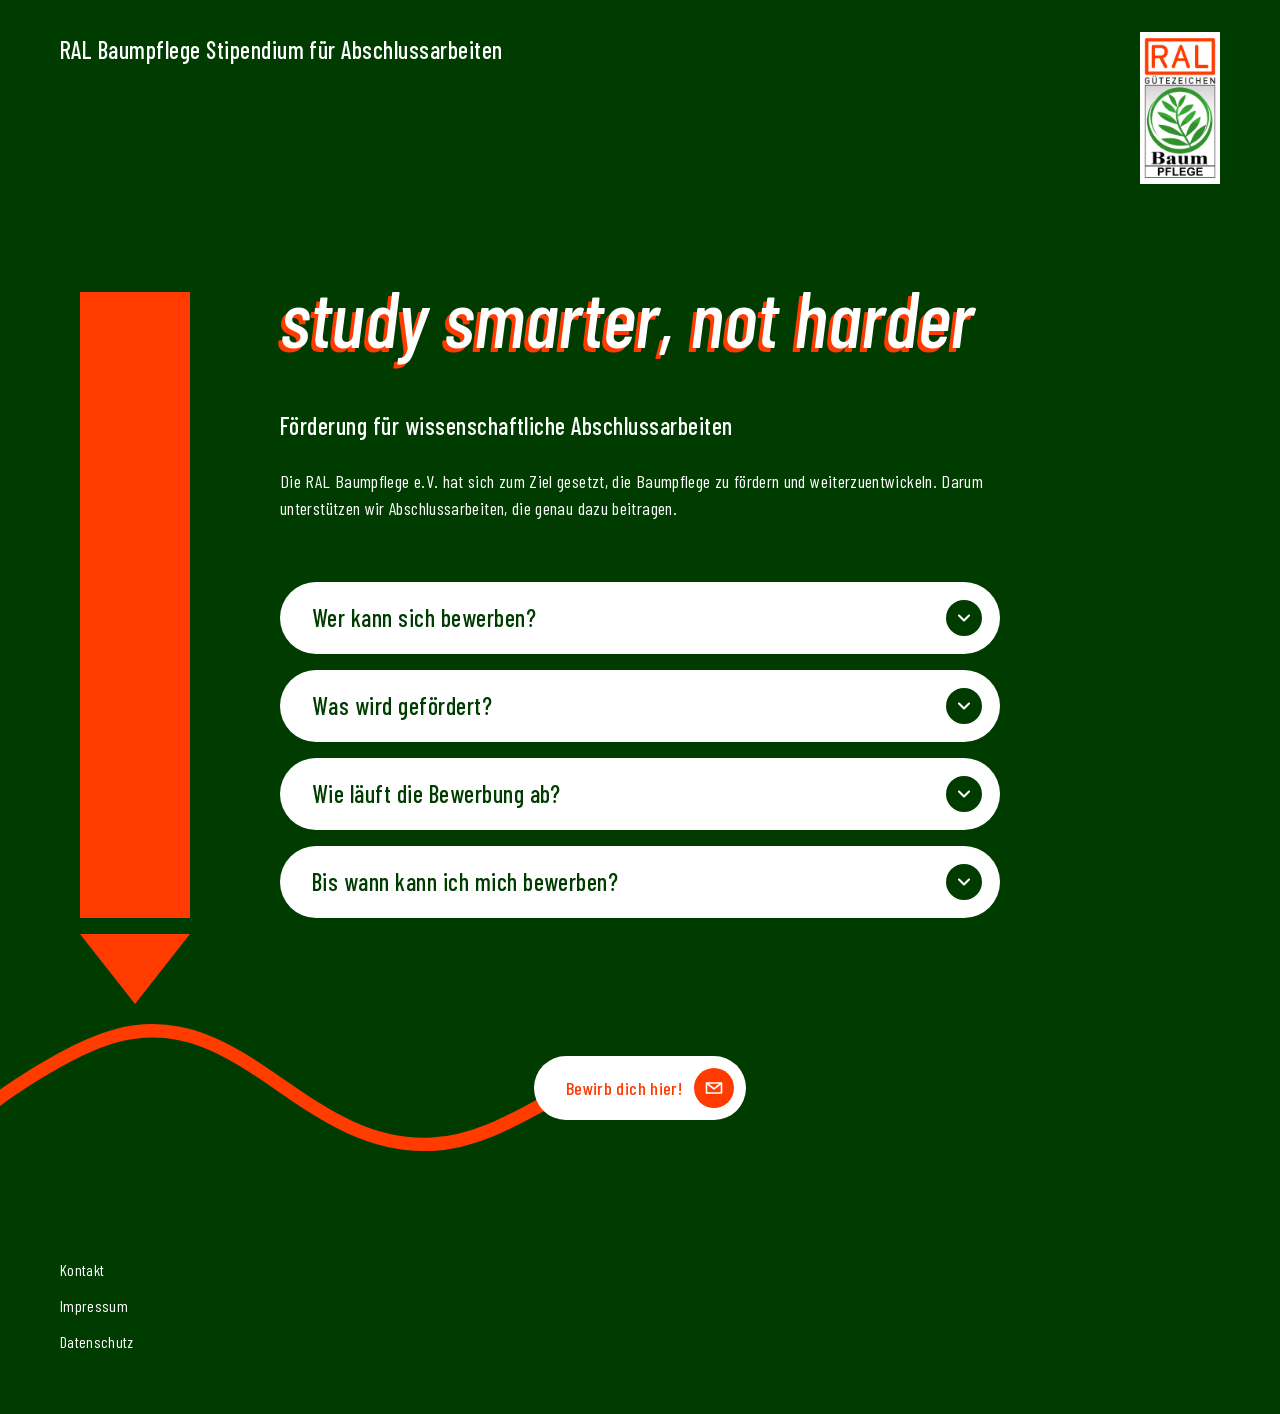
<file: index.html>
<!DOCTYPE html>
<html lang="de">
<head>
  <meta charset="UTF-8">
  <meta name="viewport" content="width=device-width, initial-scale=1.0">
  <title>Stipendium RAL Baumpflege — Förderung für Abschlussarbeiten</title>
  <meta name="description" content="Die RAL Baumpflege e.V. fördert wissenschaftliche Abschlussarbeiten, die zur Verbesserung der Baumpflege beitragen. Bewirb dich jährlich bis zum 15. September.">

  <meta property="og:type" content="website">
  <meta property="og:url" content="https://stipendium-ral-baumpflege.de/">
  <meta property="og:title" content="Stipendium RAL Baumpflege — Förderung für Abschlussarbeiten">
  <meta property="og:description" content="Die RAL Baumpflege e.V. fördert wissenschaftliche Abschlussarbeiten, die zur Verbesserung der Baumpflege beitragen.">
  <meta property="og:image" content="https://stipendium-ral-baumpflege.de/images/Logo-RAL-Baumpflege-mit-Rand.png">

  <link rel="icon" type="image/png" href="images/Favicon.png">
  <link rel="stylesheet" href="styles.css">
</head>
<body>

  <a class="skip-link" href="#main">Zum Inhalt springen</a>

  <div class="decoration" aria-hidden="true">
    <div class="pen-rect"></div>
    <div class="pen-tip"></div>
    <img class="wavy-line" src="images/curvy-line-orange.svg" alt="">
  </div>

  <header>
    <a class="brand" href="index.html">RAL Baumpflege Stipendium für Abschlussarbeiten</a>
    <a class="logo-link" href="index.html" aria-hidden="true" tabindex="-1">
      <img class="logo" src="images/Logo-RAL-Baumpflege-mit-Rand.png" alt="">
    </a>
  </header>

  <main id="main">
    <section class="hero">
      <h1>study smarter, not harder</h1>
      <h2>Förderung für wissenschaftliche Abschlussarbeiten</h2>
      <p>Die RAL Baumpflege e.V. hat sich zum Ziel gesetzt, die Baumpflege zu fördern und weiterzuentwickeln. Darum unterstützen wir Abschlussarbeiten, die genau dazu beitragen.</p>
    </section>

    <section class="faq">
      <details>
        <summary>
          <span>Wer kann sich bewerben?</span>
          <span class="arrow" aria-hidden="true">
            <svg viewBox="0 0 24 24" width="20" height="20"><path d="M6 9l6 6 6-6" stroke="white" stroke-width="2.5" fill="none" stroke-linecap="round" stroke-linejoin="round"/></svg>
          </span>
        </summary>
        <div class="answer">
          <p>Du kannst dich bewerben, wenn deine Abschlussarbeit das Ziel hat, die Güte der Baumpflege zu verbessern. Das ist ein ziemlich weites Feld — von baumbiologischen Erkenntnissen über Arbeitstechniken, Produktentwicklung, Arbeitssicherheit und ergonomische Arbeitsweisen bis hin zu mentaler Gesundheit oder BWL.</p>
          <p>Ob deine Arbeit das Kriterium erfüllt, entscheidet am Ende der Güteausschuss der RAL Baumpflege.</p>
        </div>
      </details>

      <details>
        <summary>
          <span>Was wird gefördert?</span>
          <span class="arrow" aria-hidden="true">
            <svg viewBox="0 0 24 24" width="20" height="20"><path d="M6 9l6 6 6-6" stroke="white" stroke-width="2.5" fill="none" stroke-linecap="round" stroke-linejoin="round"/></svg>
          </span>
        </summary>
        <div class="answer">
          <p>Wir fördern ausschließlich projektbezogene Kosten, wie z. B. Reisekosten, Miete von erforderlicher Technik, Laborkosten etc. Erläutere die Kostenpunkte in deinem Exposé im Zusammenhang mit deinem Projekt.</p>
          <p>Ob die gewünschten Kosten übernommen werden, entscheidet der Güteausschuss der RAL Baumpflege.</p>
        </div>
      </details>

      <details>
        <summary>
          <span>Wie läuft die Bewerbung ab?</span>
          <span class="arrow" aria-hidden="true">
            <svg viewBox="0 0 24 24" width="20" height="20"><path d="M6 9l6 6 6-6" stroke="white" stroke-width="2.5" fill="none" stroke-linecap="round" stroke-linejoin="round"/></svg>
          </span>
        </summary>
        <div class="answer">
          <p>Wir brauchen nur eine formlose Bewerbung mit folgenden Inhalten:</p>
          <ul>
            <li>Informationen zu dir: Name, Studiengang, Universität/FH</li>
            <li>die Person, die deine Abschlussarbeit betreut</li>
            <li>ein Exposé zum Thema deiner Arbeit</li>
            <li>eine Kalkulation der beantragten Fördersumme im Zusammenhang mit deinem Projekt — ungefähr oder detailliert, je nach Stand deiner Projektplanung</li>
          </ul>
          <p>Insgesamt reichen zwei DIN-A4-Seiten völlig aus. Es darf aber auch etwas mehr sein, zum Beispiel wenn dein Exposé länger ist. Unterlagen fertig? Dann klick einfach auf den Button weiter unten und schick uns deine Bewerbung per E-Mail.</p>
        </div>
      </details>

      <details>
        <summary>
          <span>Bis wann kann ich mich bewerben?</span>
          <span class="arrow" aria-hidden="true">
            <svg viewBox="0 0 24 24" width="20" height="20"><path d="M6 9l6 6 6-6" stroke="white" stroke-width="2.5" fill="none" stroke-linecap="round" stroke-linejoin="round"/></svg>
          </span>
        </summary>
        <div class="answer">
          <p>Du kannst dich jedes Jahr bis zum 15. September bewerben.</p>
        </div>
      </details>
    </section>

    <div class="cta-wrap">
      <a class="cta"
         href="#"
         data-mail-user="hendrik.wagler"
         data-mail-domain="ral-baumpflege"
         data-mail-tld="de"
         data-mail-subject="Bewerbung Stipendium RAL Baumpflege">
        <span>Bewirb dich hier!</span>
        <span class="cta-icon" aria-hidden="true">
          <svg viewBox="0 0 24 24" width="20" height="20"><path d="M3 6l9 7 9-7M3 6h18v12H3V6z" stroke="white" stroke-width="2" fill="none" stroke-linecap="round" stroke-linejoin="round"/></svg>
        </span>
      </a>
    </div>
  </main>

  <footer>
    <a href="kontakt.html">Kontakt</a>
    <a href="impressum.html">Impressum</a>
    <a href="datenschutz.html">Datenschutz</a>
  </footer>

  <script>
    (function () {
      const root = document.documentElement;
      const faq = document.querySelector('.faq');
      const h1 = document.querySelector('h1');
      if (!faq || !h1) return;

      function updatePen() {
        const faqRect = faq.getBoundingClientRect();
        const h1Rect = h1.getBoundingClientRect();
        const scrollY = window.scrollY;

        // Offset from H1 box top to the visible cap-height of the text.
        // ~0.7 is a typical cap-height ratio for most fonts.
        const h1Style = getComputedStyle(h1);
        const fontSize = parseFloat(h1Style.fontSize);
        const lineHeight = parseFloat(h1Style.lineHeight);
        const capOffset = (lineHeight - fontSize * 0.7) / 2 + 4;

        root.style.setProperty('--h1-top', (h1Rect.top + scrollY + capOffset) + 'px');
        root.style.setProperty('--faq-top', (faqRect.top + scrollY) + 'px');
        root.style.setProperty('--faq-height', faqRect.height + 'px');
      }

      updatePen();
      window.addEventListener('resize', updatePen);
      new ResizeObserver(updatePen).observe(faq);
    })();
  </script>

  <script src="mail.js"></script>
</body>
</html>
</file>
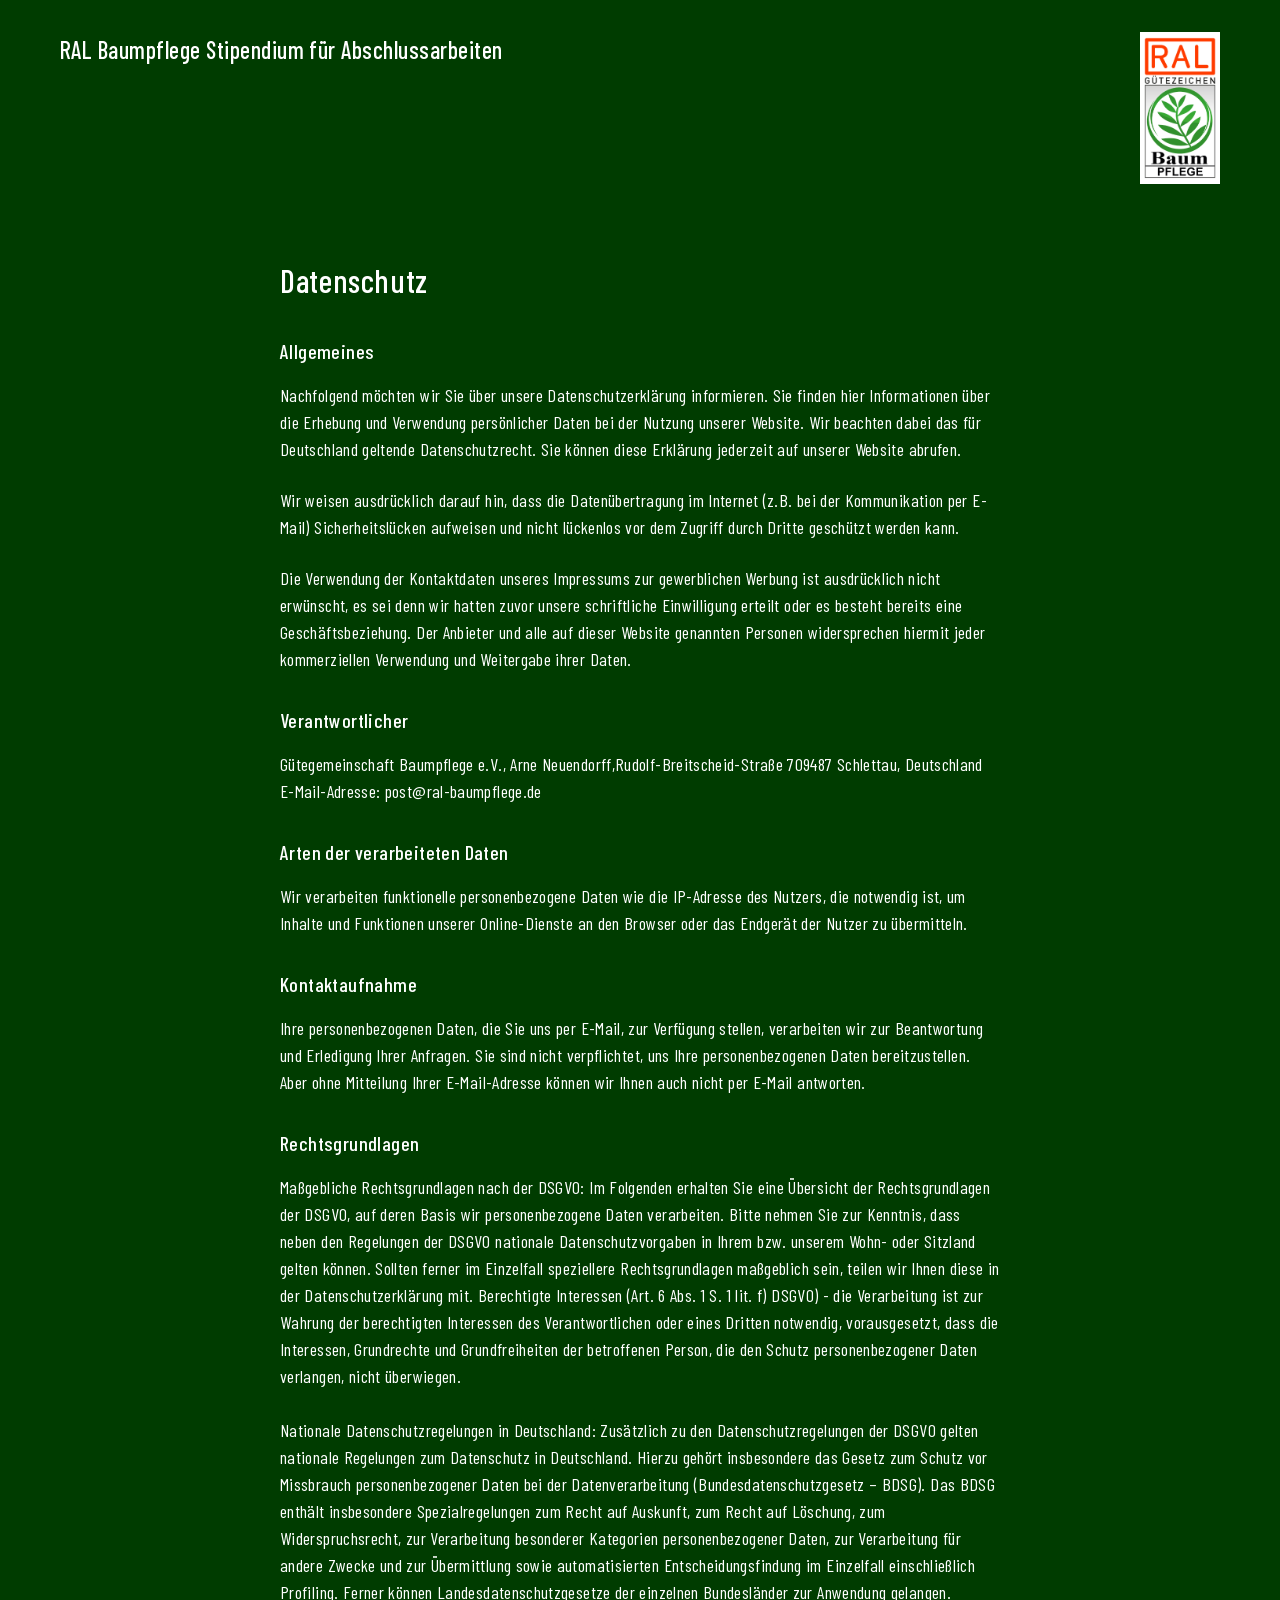
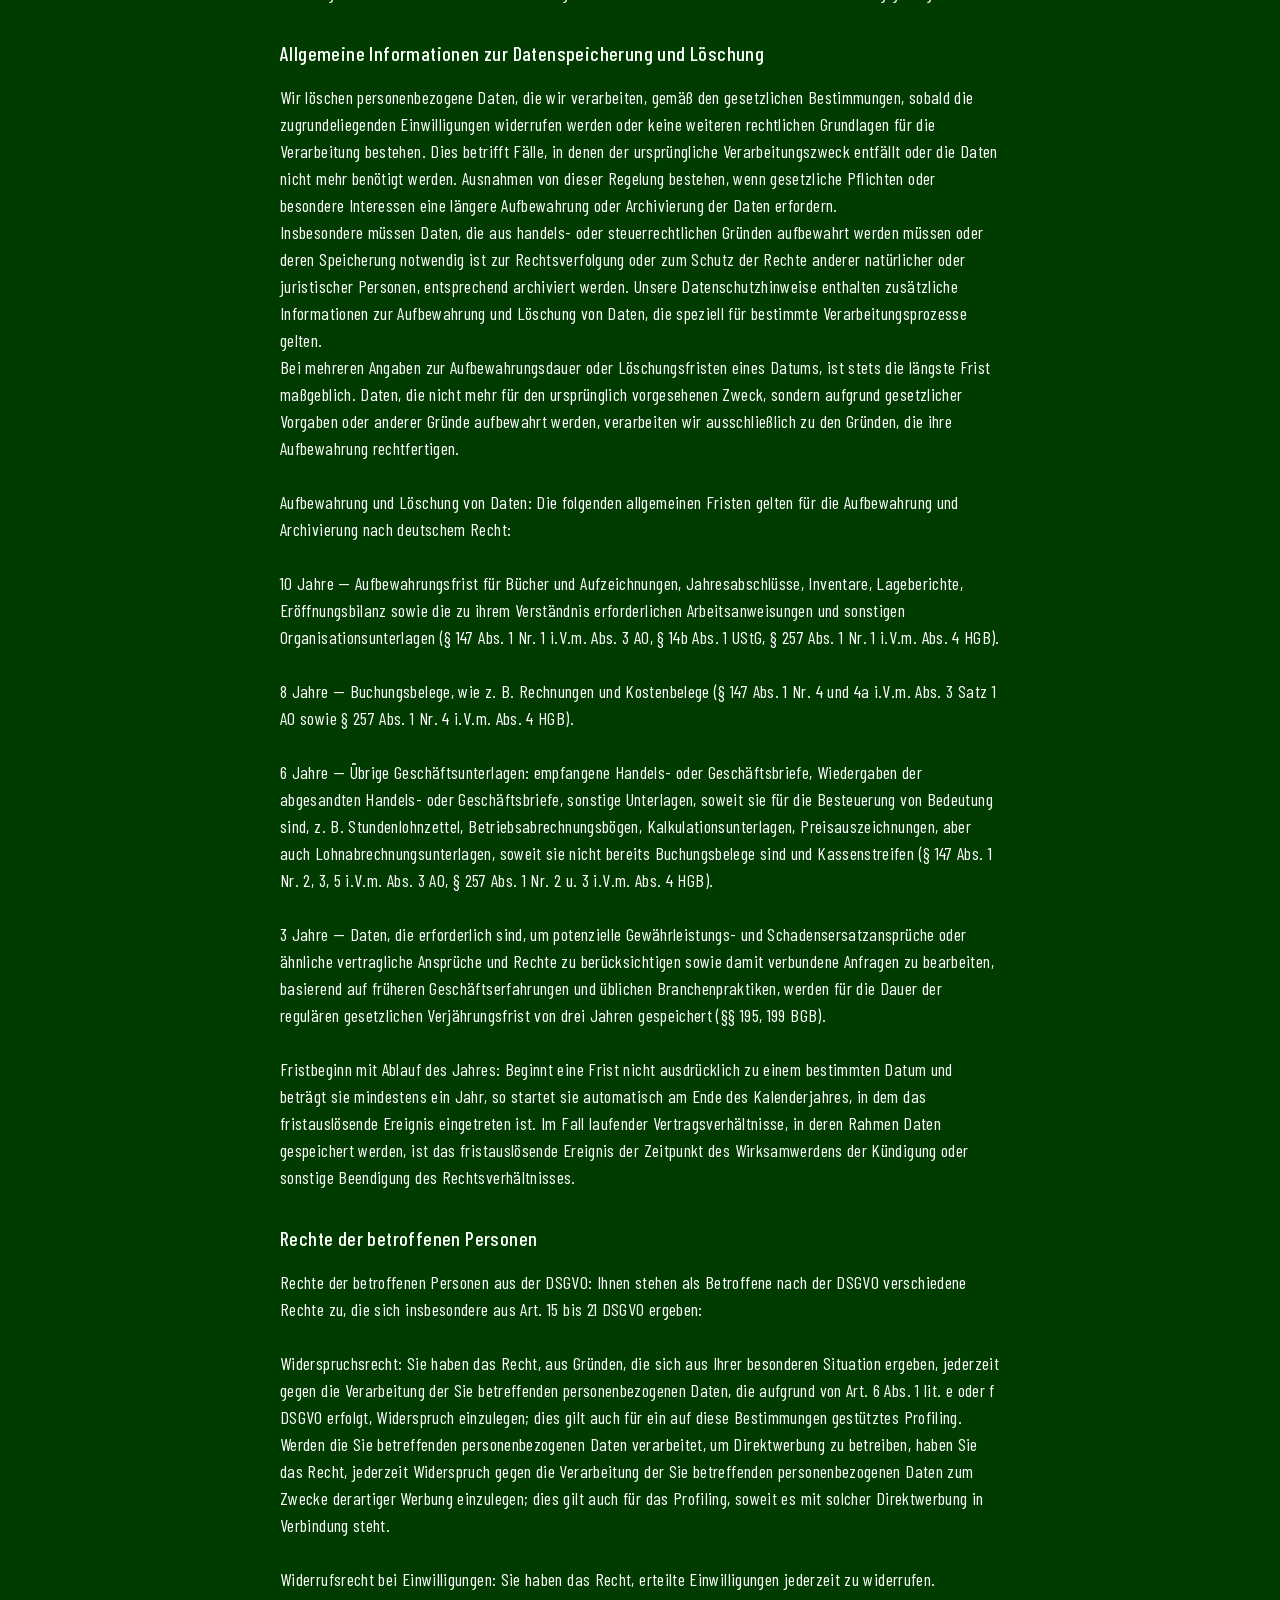
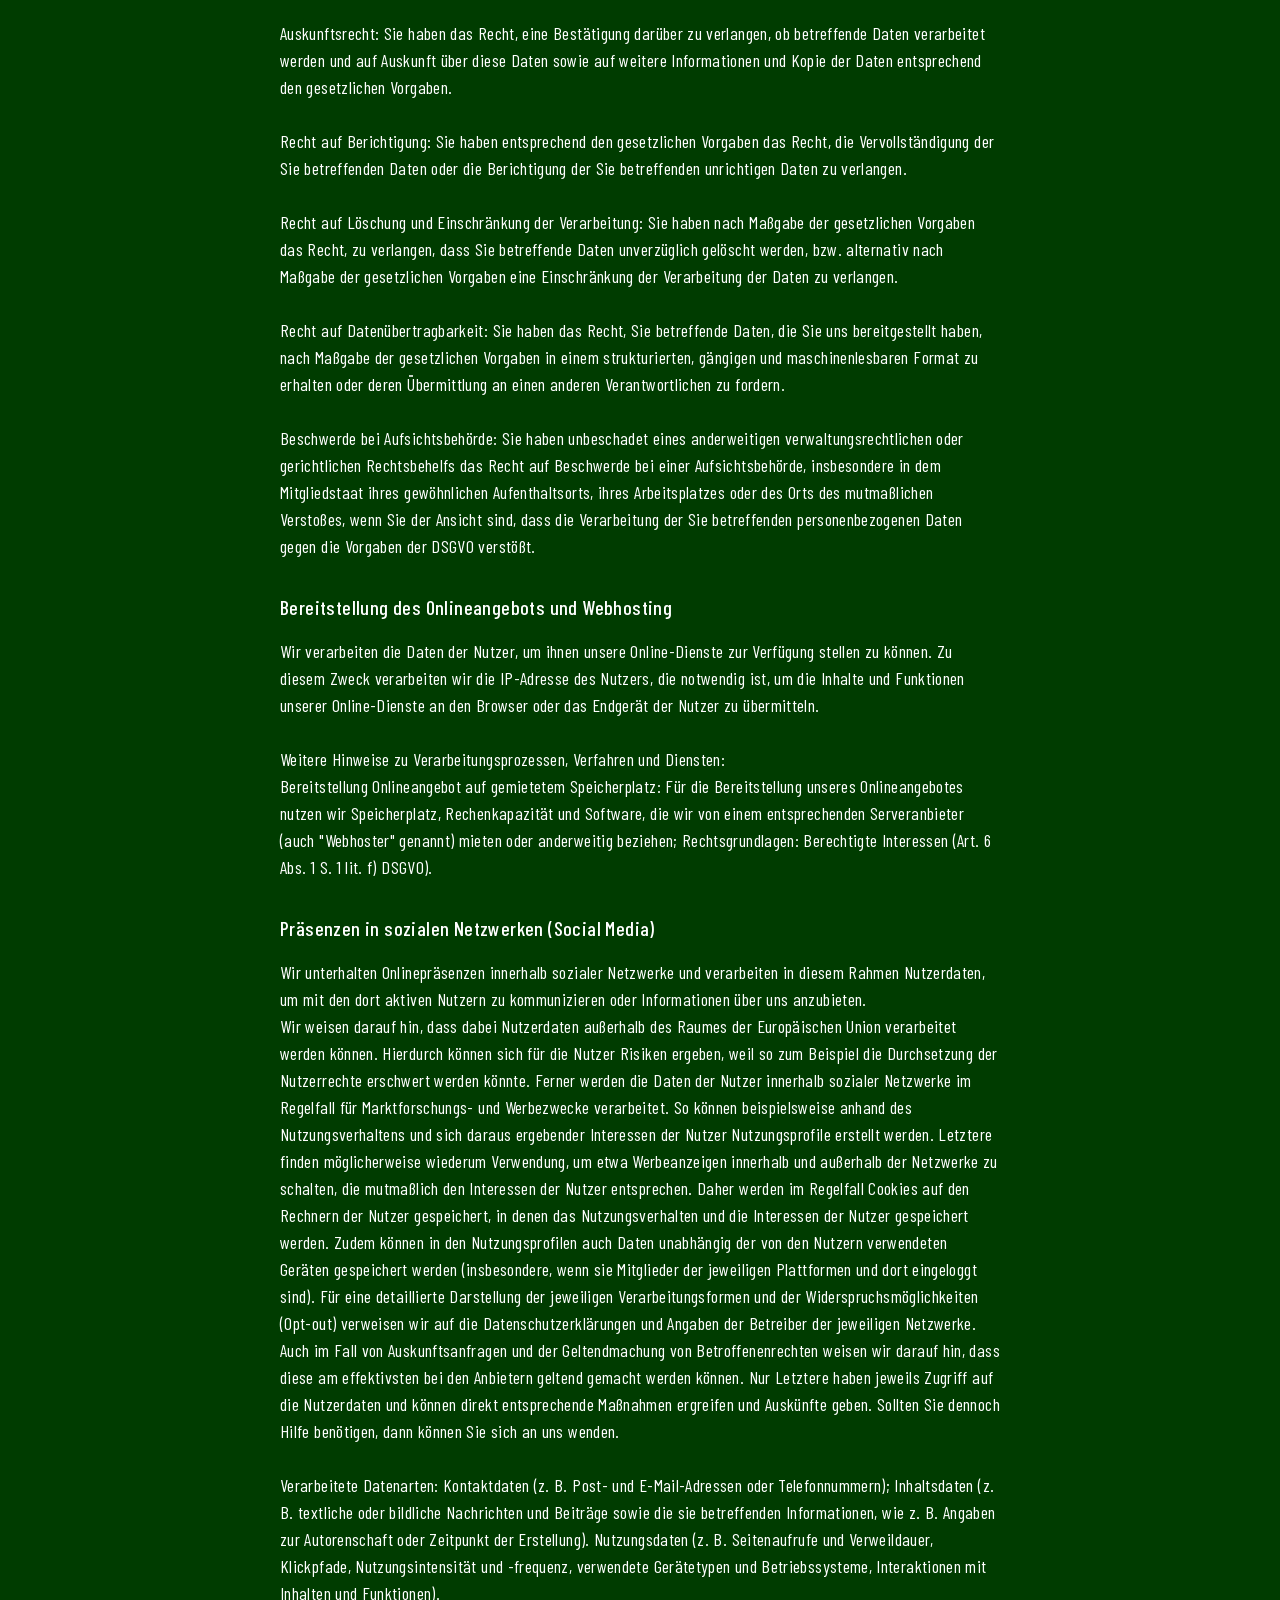
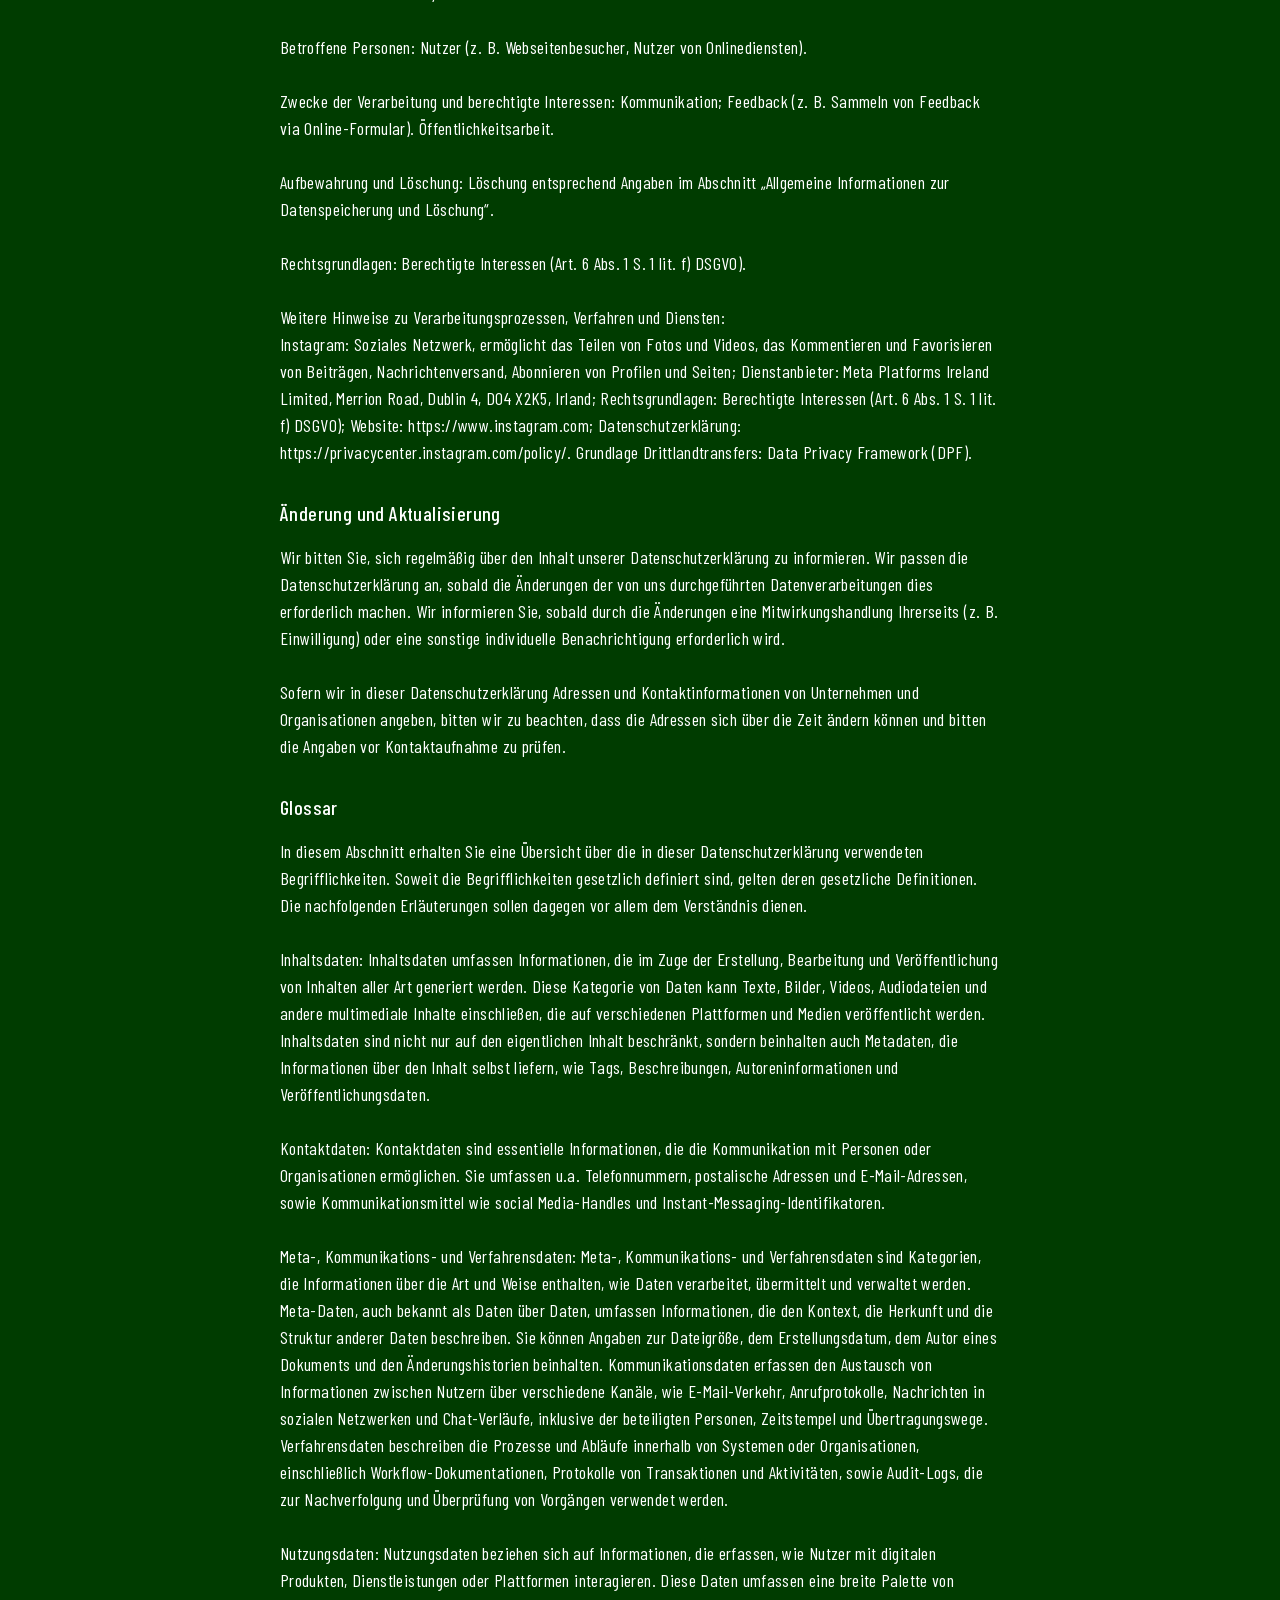
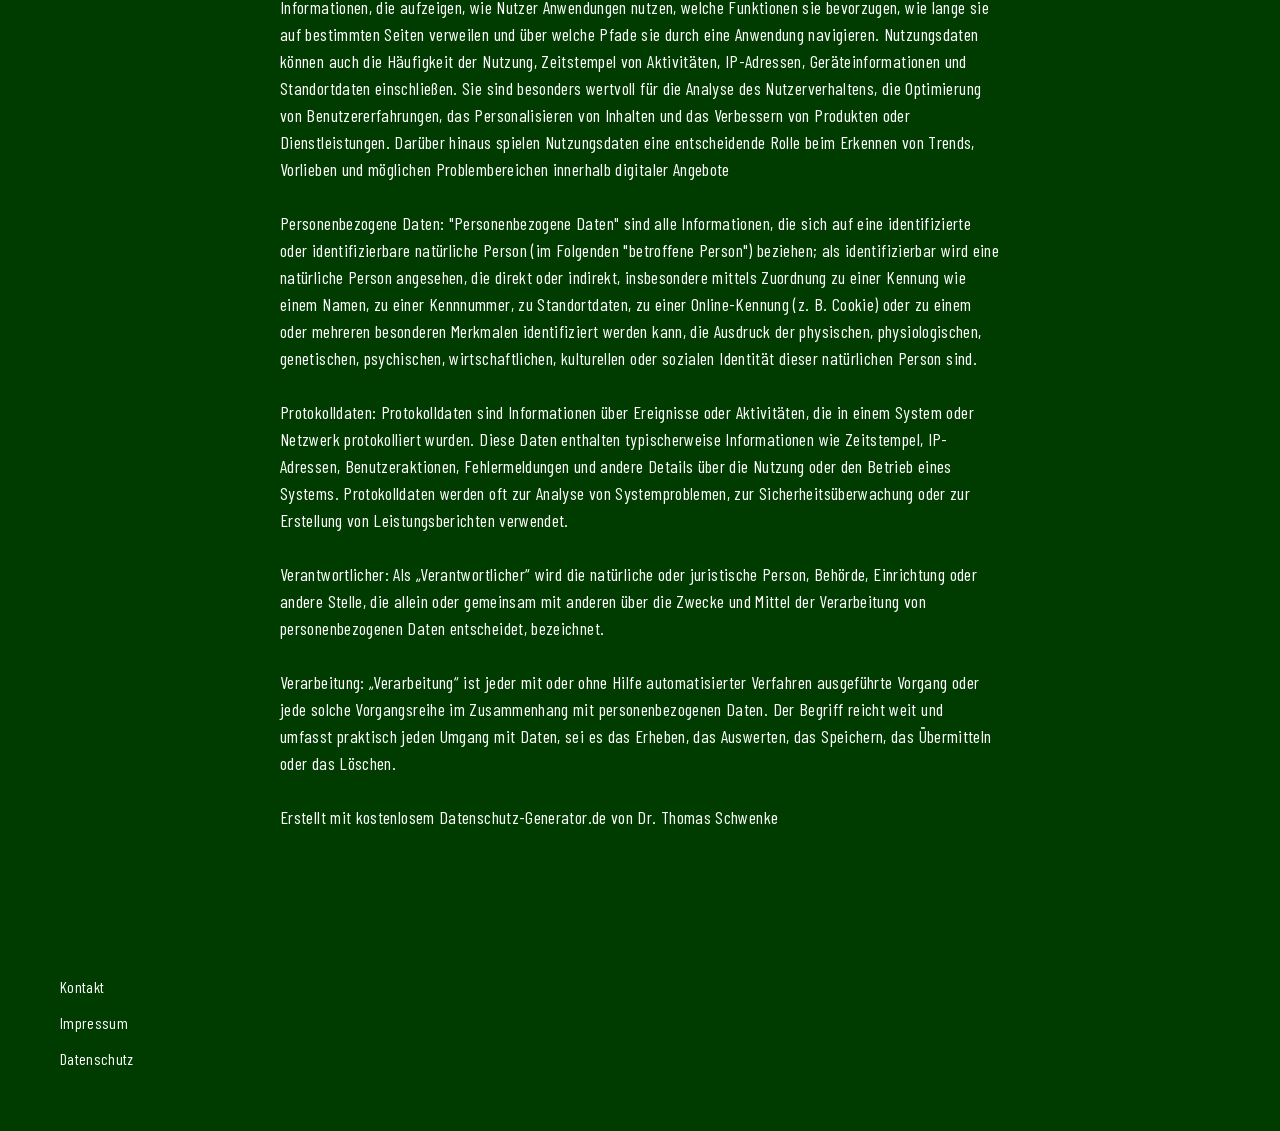
<file: datenschutz.html>
<!DOCTYPE html>
<html lang="de">
<head>
  <meta charset="UTF-8">
  <meta name="viewport" content="width=device-width, initial-scale=1.0">
  <title>Datenschutz — Stipendium RAL Baumpflege</title>
  <meta name="description" content="Datenschutzerklärung der Gütegemeinschaft Baumpflege e.V. — Informationen zur Erhebung und Verwendung personenbezogener Daten auf dieser Website.">

  <meta property="og:type" content="website">
  <meta property="og:url" content="https://stipendium-ral-baumpflege.de/datenschutz.html">
  <meta property="og:title" content="Datenschutz — Stipendium RAL Baumpflege">
  <meta property="og:description" content="Datenschutzerklärung der Gütegemeinschaft Baumpflege e.V.">
  <meta property="og:image" content="https://stipendium-ral-baumpflege.de/images/Logo-RAL-Baumpflege-mit-Rand.png">

  <link rel="icon" type="image/png" href="images/Favicon.png">
  <link rel="stylesheet" href="styles.css">
</head>
<body class="subpage">

  <a class="skip-link" href="#main">Zum Inhalt springen</a>

  <header>
    <a class="brand" href="index.html">RAL Baumpflege Stipendium für Abschlussarbeiten</a>
    <a class="logo-link" href="index.html" aria-hidden="true" tabindex="-1">
      <img class="logo" src="images/Logo-RAL-Baumpflege-mit-Rand.png" alt="">
    </a>
  </header>

  <main id="main">
    <h1>Datenschutz</h1>

    <h2>Allgemeines</h2>

    <div class="text-block">
      <p>Nachfolgend möchten wir Sie über unsere Datenschutzerklärung informieren. Sie finden hier Informationen über die Erhebung und Verwendung persönlicher Daten bei der Nutzung unserer Website. Wir beachten dabei das für Deutschland geltende Datenschutzrecht. Sie können diese Erklärung jederzeit auf unserer Website abrufen.</p>
    </div>

    <div class="text-block">
      <p>Wir weisen ausdrücklich darauf hin, dass die Datenübertragung im Internet (z.B. bei der Kommunikation per E-Mail) Sicherheitslücken aufweisen und nicht lückenlos vor dem Zugriff durch Dritte geschützt werden kann.</p>
    </div>

    <div class="text-block">
      <p>Die Verwendung der Kontaktdaten unseres Impressums zur gewerblichen Werbung ist ausdrücklich nicht erwünscht, es sei denn wir hatten zuvor unsere schriftliche Einwilligung erteilt oder es besteht bereits eine Geschäftsbeziehung. Der Anbieter und alle auf dieser Website genannten Personen widersprechen hiermit jeder kommerziellen Verwendung und Weitergabe ihrer Daten.</p>
    </div>

    <h2>Verantwortlicher</h2>

    <div class="text-block"><p>Gütege­mein­schaft Baumpflege e.V., Arne Neuendorff,Rudolf-Breitscheid-Straße 709487 Schlettau, Deutschland <br> E-Mail-Adresse: <span data-mail-user="post" data-mail-domain="ral-baumpflege" data-mail-tld="de"></span></p></div>

    <h2>Arten der verarbeiteten Daten</h2>

    <div class="text-block"><p>Wir verarbeiten funktionelle personenbezogene Daten wie die IP-Adresse des Nutzers, die notwendig ist, um Inhalte und Funktionen unserer Online-Dienste an den Browser oder das Endgerät der Nutzer zu übermitteln.</p></div>

    <h2>Kontakt­aufnahme</h2>

    <div class="text-block"><p>Ihre personen­be­zogenen Daten, die Sie uns per E-Mail, zur Verfügung stellen, verarbeiten wir zur Beantwortung und Erledigung Ihrer Anfragen. Sie sind nicht verpflichtet, uns Ihre personen­be­zogenen Daten bereit­zu­stellen. Aber ohne Mitteilung Ihrer E-Mail-Adresse können wir Ihnen auch nicht per E-Mail antworten.</p></div>

    <h2>Rechtsgrundlagen</h2>

    <div class="text-block"><p>Maßgebliche Rechtsgrundlagen nach der DSGVO: Im Folgenden erhalten Sie eine Übersicht der Rechtsgrundlagen der DSGVO, auf deren Basis wir personenbezogene Daten verarbeiten. Bitte nehmen Sie zur Kenntnis, dass neben den Regelungen der DSGVO nationale Datenschutzvorgaben in Ihrem bzw. unserem Wohn- oder Sitzland gelten können. Sollten ferner im Einzelfall speziellere Rechtsgrundlagen maßgeblich sein, teilen wir Ihnen diese in der Datenschutzerklärung mit. Berechtigte Interessen (Art. 6 Abs. 1 S. 1 lit. f) DSGVO) - die Verarbeitung ist zur Wahrung der berechtigten Interessen des Verantwortlichen oder eines Dritten notwendig, vorausgesetzt, dass die Interessen, Grundrechte und Grundfreiheiten der betroffenen Person, die den Schutz personenbezogener Daten verlangen, nicht überwiegen.
    <br> <br> Nationale Datenschutzregelungen in Deutschland: Zusätzlich zu den Datenschutzregelungen der DSGVO gelten nationale Regelungen zum Datenschutz in Deutschland. Hierzu gehört insbesondere das Gesetz zum Schutz vor Missbrauch personenbezogener Daten bei der Datenverarbeitung (Bundesdatenschutzgesetz – BDSG). Das BDSG enthält insbesondere Spezialregelungen zum Recht auf Auskunft, zum Recht auf Löschung, zum Widerspruchsrecht, zur Verarbeitung besonderer Kategorien personenbezogener Daten, zur Verarbeitung für andere Zwecke und zur Übermittlung sowie automatisierten Entscheidungsfindung im Einzelfall einschließlich Profiling. Ferner können Landesdatenschutzgesetze der einzelnen Bundesländer zur Anwendung gelangen.</p></div>

    <h2>Allgemeine Informationen zur Datenspeicherung und Löschung</h2>

    <div class="text-block"><p>Wir löschen personenbezogene Daten, die wir verarbeiten, gemäß den gesetzlichen Bestimmungen, sobald die zugrundeliegenden Einwilligungen widerrufen werden oder keine weiteren rechtlichen Grundlagen für die Verarbeitung bestehen. Dies betrifft Fälle, in denen der ursprüngliche Verarbeitungszweck entfällt oder die Daten nicht mehr benötigt werden. Ausnahmen von dieser Regelung bestehen, wenn gesetzliche Pflichten oder besondere Interessen eine längere Aufbewahrung oder Archivierung der Daten erfordern. <br> Insbesondere müssen Daten, die aus handels- oder steuerrechtlichen Gründen aufbewahrt werden müssen oder deren Speicherung notwendig ist zur Rechtsverfolgung oder zum Schutz der Rechte anderer natürlicher oder juristischer Personen, entsprechend archiviert werden.
Unsere Datenschutzhinweise enthalten zusätzliche Informationen zur Aufbewahrung und Löschung von Daten, die speziell für bestimmte Verarbeitungsprozesse gelten. <br> Bei mehreren Angaben zur Aufbewahrungsdauer oder Löschungsfristen eines Datums, ist stets die längste Frist maßgeblich. Daten, die nicht mehr für den ursprünglich vorgesehenen Zweck, sondern aufgrund gesetzlicher Vorgaben oder anderer Gründe aufbewahrt werden, verarbeiten wir ausschließlich zu den Gründen, die ihre Aufbewahrung rechtfertigen. 
<br> <br> Aufbewahrung und Löschung von Daten: Die folgenden allgemeinen Fristen gelten für die Aufbewahrung und Archivierung nach deutschem Recht: 
<br> <br> 10 Jahre — Aufbewahrungsfrist für Bücher und Aufzeichnungen, Jahresabschlüsse, Inventare, Lageberichte, Eröffnungsbilanz sowie die zu ihrem Verständnis erforderlichen Arbeitsanweisungen und sonstigen Organisationsunterlagen (§ 147 Abs. 1 Nr. 1 i.V.m. Abs. 3 AO, § 14b Abs. 1 UStG, § 257 Abs. 1 Nr. 1 i.V.m. Abs. 4 HGB). 
  <br> <br> 8 Jahre — Buchungsbelege, wie z. B. Rechnungen und Kostenbelege (§ 147 Abs. 1 Nr. 4 und 4a i.V.m. Abs. 3 Satz 1 AO sowie § 257 Abs. 1 Nr. 4 i.V.m. Abs. 4 HGB). 
  <br> <br> 6 Jahre — Übrige Geschäftsunterlagen: empfangene Handels- oder Geschäftsbriefe, Wiedergaben der abgesandten Handels- oder Geschäftsbriefe, sonstige Unterlagen, soweit sie für die Besteuerung von Bedeutung sind, z. B. Stundenlohnzettel, Betriebsabrechnungsbögen, Kalkulationsunterlagen, Preisauszeichnungen, aber auch Lohnabrechnungsunterlagen, soweit sie nicht bereits Buchungsbelege sind und Kassenstreifen (§ 147 Abs. 1 Nr. 2, 3, 5 i.V.m. Abs. 3 AO, § 257 Abs. 1 Nr. 2 u. 3 i.V.m. Abs. 4 HGB).  
  <br> <br> 3 Jahre — Daten, die erforderlich sind, um potenzielle Gewährleistungs- und Schadensersatzansprüche oder ähnliche vertragliche Ansprüche und Rechte zu berücksichtigen sowie damit verbundene Anfragen zu bearbeiten, basierend auf früheren Geschäftserfahrungen und üblichen Branchenpraktiken, werden für die Dauer der regulären gesetzlichen Verjährungsfrist von drei Jahren gespeichert (§§ 195, 199 BGB). <br> <br> Fristbeginn mit Ablauf des Jahres: Beginnt eine Frist nicht ausdrücklich zu einem bestimmten Datum und beträgt sie mindestens ein Jahr, so startet sie automatisch am Ende des Kalenderjahres, in dem das fristauslösende Ereignis eingetreten ist. Im Fall laufender Vertragsverhältnisse, in deren Rahmen Daten gespeichert werden, ist das fristauslösende Ereignis der Zeitpunkt des Wirksamwerdens der Kündigung oder sonstige Beendigung des Rechtsverhältnisses. </p></div>

    <h2>Rechte der betroffenen Personen</h2>
    
    <div class="text-block"><p>Rechte der betroffenen Personen aus der DSGVO: Ihnen stehen als Betroffene nach der DSGVO verschiedene Rechte zu, die sich insbesondere aus Art. 15 bis 21 DSGVO ergeben:
<br> <br> Widerspruchsrecht: Sie haben das Recht, aus Gründen, die sich aus Ihrer besonderen Situation ergeben, jederzeit gegen die Verarbeitung der Sie betreffenden personenbezogenen Daten, die aufgrund von Art. 6 Abs. 1 lit. e oder f DSGVO erfolgt, Widerspruch einzulegen; dies gilt auch für ein auf diese Bestimmungen gestütztes Profiling. Werden die Sie betreffenden personenbezogenen Daten verarbeitet, um Direktwerbung zu betreiben, haben Sie das Recht, jederzeit Widerspruch gegen die Verarbeitung der Sie betreffenden personenbezogenen Daten zum Zwecke derartiger Werbung einzulegen; dies gilt auch für das Profiling, soweit es mit solcher Direktwerbung in Verbindung steht.
<br> <br> Widerrufsrecht bei Einwilligungen: Sie haben das Recht, erteilte Einwilligungen jederzeit zu widerrufen. 
<br> <br> Auskunftsrecht: Sie haben das Recht, eine Bestätigung darüber zu verlangen, ob betreffende Daten verarbeitet werden und auf Auskunft über diese Daten sowie auf weitere Informationen und Kopie der Daten entsprechend den gesetzlichen Vorgaben.
<br> <br> Recht auf Berichtigung: Sie haben entsprechend den gesetzlichen Vorgaben das Recht, die Vervollständigung der Sie betreffenden Daten oder die Berichtigung der Sie betreffenden unrichtigen Daten zu verlangen.
<br> <br> Recht auf Löschung und Einschränkung der Verarbeitung: Sie haben nach Maßgabe der gesetzlichen Vorgaben das Recht, zu verlangen, dass Sie betreffende Daten unverzüglich gelöscht werden, bzw. alternativ nach Maßgabe der gesetzlichen Vorgaben eine Einschränkung der Verarbeitung der Daten zu verlangen.
<br> <br> Recht auf Datenübertragbarkeit: Sie haben das Recht, Sie betreffende Daten, die Sie uns bereitgestellt haben, nach Maßgabe der gesetzlichen Vorgaben in einem strukturierten, gängigen und maschinenlesbaren Format zu erhalten oder deren Übermittlung an einen anderen Verantwortlichen zu fordern.
<br> <br> Beschwerde bei Aufsichtsbehörde: Sie haben unbeschadet eines anderweitigen verwaltungsrechtlichen oder gerichtlichen Rechtsbehelfs das Recht auf Beschwerde bei einer Aufsichtsbehörde, insbesondere in dem Mitgliedstaat ihres gewöhnlichen Aufenthaltsorts, ihres Arbeitsplatzes oder des Orts des mutmaßlichen Verstoßes, wenn Sie der Ansicht sind, dass die Verarbeitung der Sie betreffenden personenbezogenen Daten gegen die Vorgaben der DSGVO verstößt.</p></div>

    <h2>Bereitstellung des Onlineangebots und Webhosting</h2>

    <div class="text-block"><p>Wir verarbeiten die Daten der Nutzer, um ihnen unsere Online-Dienste zur Verfügung stellen zu können. Zu diesem Zweck verarbeiten wir die IP-Adresse des Nutzers, die notwendig ist, um die Inhalte und Funktionen unserer Online-Dienste an den Browser oder das Endgerät der Nutzer zu übermitteln.
<br> <br> Weitere Hinweise zu Verarbeitungsprozessen, Verfahren und Diensten:
<br>Bereitstellung Onlineangebot auf gemietetem Speicherplatz: Für die Bereitstellung unseres Onlineangebotes nutzen wir Speicherplatz, Rechenkapazität und Software, die wir von einem entsprechenden Serveranbieter (auch "Webhoster" genannt) mieten oder anderweitig beziehen; Rechtsgrundlagen: Berechtigte Interessen (Art. 6 Abs. 1 S. 1 lit. f) DSGVO).</p></div>

    <h2>Präsenzen in sozialen Netzwerken (Social Media)</h2>

    <div class="text-block"><p>Wir unterhalten Onlinepräsenzen innerhalb sozialer Netzwerke und verarbeiten in diesem Rahmen Nutzerdaten, um mit den dort aktiven Nutzern zu kommunizieren oder Informationen über uns anzubieten.
<br> Wir weisen darauf hin, dass dabei Nutzerdaten außerhalb des Raumes der Europäischen Union verarbeitet werden können. Hierdurch können sich für die Nutzer Risiken ergeben, weil so zum Beispiel die Durchsetzung der Nutzerrechte erschwert werden könnte.
Ferner werden die Daten der Nutzer innerhalb sozialer Netzwerke im Regelfall für Marktforschungs- und Werbezwecke verarbeitet. So können beispielsweise anhand des Nutzungsverhaltens und sich daraus ergebender Interessen der Nutzer Nutzungsprofile erstellt werden. Letztere finden möglicherweise wiederum Verwendung, um etwa Werbeanzeigen innerhalb und außerhalb der Netzwerke zu schalten, die mutmaßlich den Interessen der Nutzer entsprechen. Daher werden im Regelfall Cookies auf den Rechnern der Nutzer gespeichert, in denen das Nutzungsverhalten und die Interessen der Nutzer gespeichert werden. Zudem können in den Nutzungsprofilen auch Daten unabhängig der von den Nutzern verwendeten Geräten gespeichert werden (insbesondere, wenn sie Mitglieder der jeweiligen Plattformen und dort eingeloggt sind).
Für eine detaillierte Darstellung der jeweiligen Verarbeitungsformen und der Widerspruchsmöglichkeiten (Opt-out) verweisen wir auf die Datenschutzerklärungen und Angaben der Betreiber der jeweiligen Netzwerke.
Auch im Fall von Auskunftsanfragen und der Geltendmachung von Betroffenenrechten weisen wir darauf hin, dass diese am effektivsten bei den Anbietern geltend gemacht werden können. Nur Letztere haben jeweils Zugriff auf die Nutzerdaten und können direkt entsprechende Maßnahmen ergreifen und Auskünfte geben. Sollten Sie dennoch Hilfe benötigen, dann können Sie sich an uns wenden.
<br> <br> Verarbeitete Datenarten: Kontaktdaten (z. B. Post- und E-Mail-Adressen oder Telefonnummern); Inhaltsdaten (z. B. textliche oder bildliche Nachrichten und Beiträge sowie die sie betreffenden Informationen, wie z. B. Angaben zur Autorenschaft oder Zeitpunkt der Erstellung). Nutzungsdaten (z. B. Seitenaufrufe und Verweildauer, Klickpfade, Nutzungsintensität und -frequenz, verwendete Gerätetypen und Betriebssysteme, Interaktionen mit Inhalten und Funktionen).
<br> <br> Betroffene Personen: Nutzer (z. B. Webseitenbesucher, Nutzer von Onlinediensten).
<br> <br> Zwecke der Verarbeitung und berechtigte Interessen: Kommunikation; Feedback (z. B. Sammeln von Feedback via Online-Formular). Öffentlichkeitsarbeit.
<br> <br> Aufbewahrung und Löschung: Löschung entsprechend Angaben im Abschnitt „Allgemeine Informationen zur Datenspeicherung und Löschung“.
<br> <br> Rechtsgrundlagen: Berechtigte Interessen (Art. 6 Abs. 1 S. 1 lit. f) DSGVO).

<br> <br> Weitere Hinweise zu Verarbeitungsprozessen, Verfahren und Diensten:
<br> Instagram: Soziales Netzwerk, ermöglicht das Teilen von Fotos und Videos, das Kommentieren und Favorisieren von Beiträgen, Nachrichtenversand, Abonnieren von Profilen und Seiten; Dienstanbieter: Meta Platforms Ireland Limited, Merrion Road, Dublin 4, D04 X2K5, Irland; Rechtsgrundlagen: Berechtigte Interessen (Art. 6 Abs. 1 S. 1 lit. f) DSGVO); Website: https://www.instagram.com; Datenschutzerklärung: https://privacycenter.instagram.com/policy/. Grundlage Drittlandtransfers: Data Privacy Framework (DPF).</p></div>

    <h2>Änderung und Aktualisierung</h2>

    <div class="text-block"><p>Wir bitten Sie, sich regelmäßig über den Inhalt unserer Datenschutzerklärung zu informieren. Wir passen die Datenschutzerklärung an, sobald die Änderungen der von uns durchgeführten Datenverarbeitungen dies erforderlich machen. Wir informieren Sie, sobald durch die Änderungen eine Mitwirkungshandlung Ihrerseits (z. B. Einwilligung) oder eine sonstige individuelle Benachrichtigung erforderlich wird.
<br> <br> Sofern wir in dieser Datenschutzerklärung Adressen und Kontaktinformationen von Unternehmen und Organisationen angeben, bitten wir zu beachten, dass die Adressen sich über die Zeit ändern können und bitten die Angaben vor Kontaktaufnahme zu prüfen.</p></div>

    <h2>Glossar</h2>

    <div class="text-block"><p>In diesem Abschnitt erhalten Sie eine Übersicht über die in dieser Datenschutzerklärung verwendeten Begrifflichkeiten. Soweit die Begrifflichkeiten gesetzlich definiert sind, gelten deren gesetzliche Definitionen. Die nachfolgenden Erläuterungen sollen dagegen vor allem dem Verständnis dienen.
<br> <br> Inhaltsdaten: Inhaltsdaten umfassen Informationen, die im Zuge der Erstellung, Bearbeitung und Veröffentlichung von Inhalten aller Art generiert werden. Diese Kategorie von Daten kann Texte, Bilder, Videos, Audiodateien und andere multimediale Inhalte einschließen, die auf verschiedenen Plattformen und Medien veröffentlicht werden. Inhaltsdaten sind nicht nur auf den eigentlichen Inhalt beschränkt, sondern beinhalten auch Metadaten, die Informationen über den Inhalt selbst liefern, wie Tags, Beschreibungen, Autoreninformationen und Veröffentlichungsdaten.
<br> <br> Kontaktdaten: Kontaktdaten sind essentielle Informationen, die die Kommunikation mit Personen oder Organisationen ermöglichen. Sie umfassen u.a. Telefonnummern, postalische Adressen und E-Mail-Adressen, sowie Kommunikationsmittel wie social Media-Handles und Instant-Messaging-Identifikatoren.
<br> <br> Meta-, Kommunikations- und Verfahrensdaten: Meta-, Kommunikations- und Verfahrensdaten sind Kategorien, die Informationen über die Art und Weise enthalten, wie Daten verarbeitet, übermittelt und verwaltet werden. Meta-Daten, auch bekannt als Daten über Daten, umfassen Informationen, die den Kontext, die Herkunft und die Struktur anderer Daten beschreiben. Sie können Angaben zur Dateigröße, dem Erstellungsdatum, dem Autor eines Dokuments und den Änderungshistorien beinhalten. Kommunikationsdaten erfassen den Austausch von Informationen zwischen Nutzern über verschiedene Kanäle, wie E-Mail-Verkehr, Anrufprotokolle, Nachrichten in sozialen Netzwerken und Chat-Verläufe, inklusive der beteiligten Personen, Zeitstempel und Übertragungswege. Verfahrensdaten beschreiben die Prozesse und Abläufe innerhalb von Systemen oder Organisationen, einschließlich Workflow-Dokumentationen, Protokolle von Transaktionen und Aktivitäten, sowie Audit-Logs, die zur Nachverfolgung und Überprüfung von Vorgängen verwendet werden.
<br> <br> Nutzungsdaten: Nutzungsdaten beziehen sich auf Informationen, die erfassen, wie Nutzer mit digitalen Produkten, Dienstleistungen oder Plattformen interagieren. Diese Daten umfassen eine breite Palette von Informationen, die aufzeigen, wie Nutzer Anwendungen nutzen, welche Funktionen sie bevorzugen, wie lange sie auf bestimmten Seiten verweilen und über welche Pfade sie durch eine Anwendung navigieren. Nutzungsdaten können auch die Häufigkeit der Nutzung, Zeitstempel von Aktivitäten, IP-Adressen, Geräteinformationen und Standortdaten einschließen. Sie sind besonders wertvoll für die Analyse des Nutzerverhaltens, die Optimierung von Benutzererfahrungen, das Personalisieren von Inhalten und das Verbessern von Produkten oder Dienstleistungen. Darüber hinaus spielen Nutzungsdaten eine entscheidende Rolle beim Erkennen von Trends, Vorlieben und möglichen Problembereichen innerhalb digitaler Angebote
<br> <br> Personenbezogene Daten: "Personenbezogene Daten" sind alle Informationen, die sich auf eine identifizierte oder identifizierbare natürliche Person (im Folgenden "betroffene Person") beziehen; als identifizierbar wird eine natürliche Person angesehen, die direkt oder indirekt, insbesondere mittels Zuordnung zu einer Kennung wie einem Namen, zu einer Kennnummer, zu Standortdaten, zu einer Online-Kennung (z. B. Cookie) oder zu einem oder mehreren besonderen Merkmalen identifiziert werden kann, die Ausdruck der physischen, physiologischen, genetischen, psychischen, wirtschaftlichen, kulturellen oder sozialen Identität dieser natürlichen Person sind.
<br> <br> Protokolldaten: Protokolldaten sind Informationen über Ereignisse oder Aktivitäten, die in einem System oder Netzwerk protokolliert wurden. Diese Daten enthalten typischerweise Informationen wie Zeitstempel, IP-Adressen, Benutzeraktionen, Fehlermeldungen und andere Details über die Nutzung oder den Betrieb eines Systems. Protokolldaten werden oft zur Analyse von Systemproblemen, zur Sicherheitsüberwachung oder zur Erstellung von Leistungsberichten verwendet.
<br> <br> Verantwortlicher: Als „Verantwortlicher“ wird die natürliche oder juristische Person, Behörde, Einrichtung oder andere Stelle, die allein oder gemeinsam mit anderen über die Zwecke und Mittel der Verarbeitung von personenbezogenen Daten entscheidet, bezeichnet.
<br> <br> Verarbeitung: „Verarbeitung“ ist jeder mit oder ohne Hilfe automatisierter Verfahren ausgeführte Vorgang oder jede solche Vorgangsreihe im Zusammenhang mit personenbezogenen Daten. Der Begriff reicht weit und umfasst praktisch jeden Umgang mit Daten, sei es das Erheben, das Auswerten, das Speichern, das Übermitteln oder das Löschen.

<br> <br> Erstellt mit kostenlosem Datenschutz-Generator.de von Dr. Thomas Schwenke</p></div>





    
    <!-- Ronja: paste the rest of the Datenschutz text below.
         Use <h2>Section heading</h2> for headings,
         and <div class="text-block"><p>...</p></div> for paragraphs. -->

  </main>

  <footer>
    <a href="kontakt.html">Kontakt</a>
    <a href="impressum.html">Impressum</a>
    <a href="datenschutz.html">Datenschutz</a>
  </footer>

  <script src="mail.js"></script>
</body>
</html>
</file>
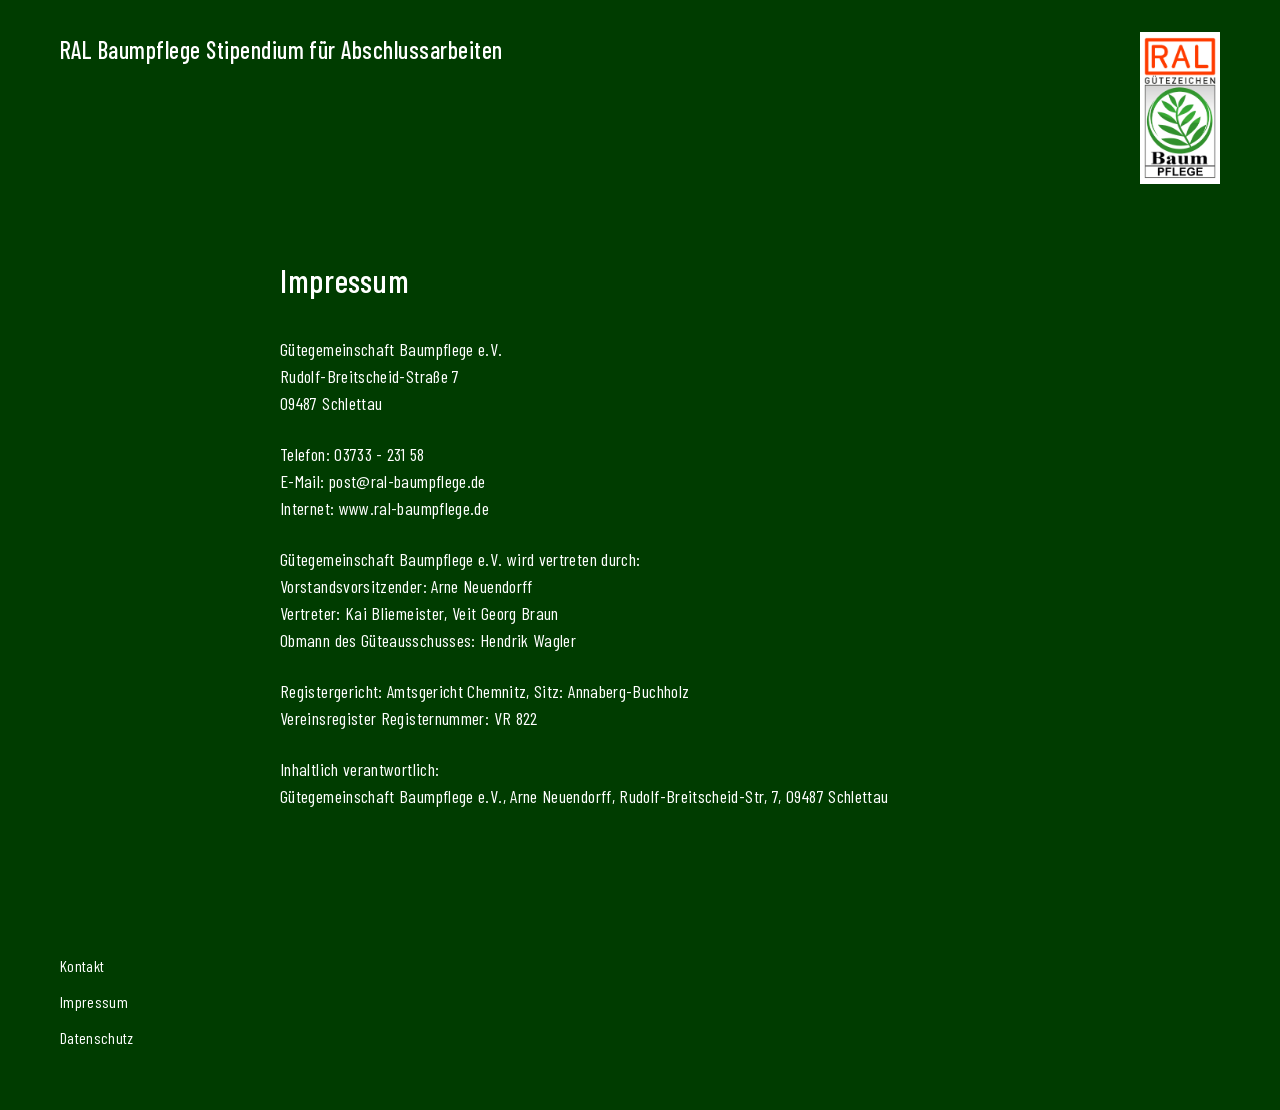
<file: impressum.html>
<!DOCTYPE html>
<html lang="de">
<head>
  <meta charset="UTF-8">
  <meta name="viewport" content="width=device-width, initial-scale=1.0">
  <title>Impressum — Stipendium RAL Baumpflege</title>
  <meta name="description" content="Impressum der Gütegemeinschaft Baumpflege e.V., Trägerin des Stipendiums für wissenschaftliche Abschlussarbeiten in der Baumpflege.">

  <meta property="og:type" content="website">
  <meta property="og:url" content="https://stipendium-ral-baumpflege.de/impressum.html">
  <meta property="og:title" content="Impressum — Stipendium RAL Baumpflege">
  <meta property="og:description" content="Impressum der Gütegemeinschaft Baumpflege e.V., Trägerin des Stipendiums.">
  <meta property="og:image" content="https://stipendium-ral-baumpflege.de/images/Logo-RAL-Baumpflege-mit-Rand.png">

  <link rel="icon" type="image/png" href="images/Favicon.png">
  <link rel="stylesheet" href="styles.css">
</head>
<body class="subpage">

  <a class="skip-link" href="#main">Zum Inhalt springen</a>

  <header>
    <a class="brand" href="index.html">RAL Baumpflege Stipendium für Abschlussarbeiten</a>
    <a class="logo-link" href="index.html" aria-hidden="true" tabindex="-1">
      <img class="logo" src="images/Logo-RAL-Baumpflege-mit-Rand.png" alt="">
    </a>
  </header>

  <main id="main">
    <h1>Impressum</h1>

    <div class="text-block">
      <p>Gütegemeinschaft Baumpflege e.V.</p>
      <p>Rudolf-Breitscheid-Straße 7</p>
      <p>09487 Schlettau</p>
    </div>

    <div class="text-block">
      <p>Telefon: 03733 - 231 58</p>
      <p>E-Mail: <a href="#" data-mail-user="post" data-mail-domain="ral-baumpflege" data-mail-tld="de" data-mail-show="true"></a></p>
      <p>Internet: <a href="https://www.ral-baumpflege.de" target="_blank" rel="noopener">www.ral-baumpflege.de</a></p>
    </div>

    <div class="text-block">
      <p>Gütegemeinschaft Baumpflege e.V. wird vertreten durch:</p>
      <p>Vorstandsvorsitzender: Arne Neuendorff</p>
      <p>Vertreter: Kai Bliemeister, Veit Georg Braun</p>
      <p>Obmann des Güteausschusses: Hendrik Wagler</p>
    </div>

    <div class="text-block">
      <p>Registergericht: Amtsgericht Chemnitz, Sitz: Annaberg-Buchholz</p>
      <p>Vereinsregister Registernummer: VR 822</p>
    </div>

    <div class="text-block">
      <p>Inhaltlich verantwortlich:</p>
      <p>Gütegemeinschaft Baumpflege e.V., Arne Neuendorff, Rudolf-Breitscheid-Str, 7, 09487 Schlettau</p>
    </div>
  </main>

  <footer>
    <a href="kontakt.html">Kontakt</a>
    <a href="impressum.html">Impressum</a>
    <a href="datenschutz.html">Datenschutz</a>
  </footer>

  <script src="mail.js"></script>
</body>
</html>
</file>
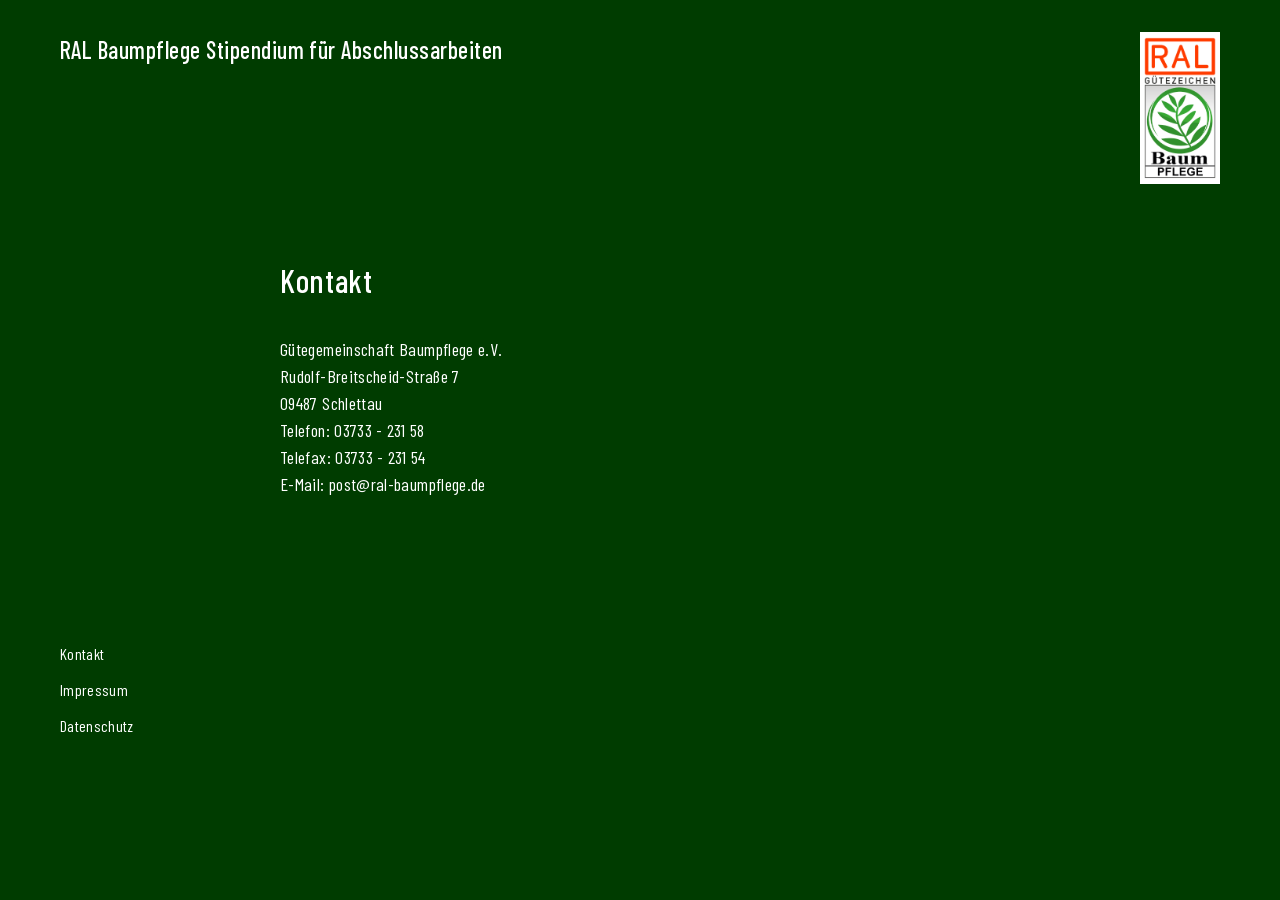
<file: kontakt.html>
<!DOCTYPE html>
<html lang="de">
<head>
  <meta charset="UTF-8">
  <meta name="viewport" content="width=device-width, initial-scale=1.0">
  <title>Kontakt — Stipendium RAL Baumpflege</title>
  <meta name="description" content="Kontaktdaten der Gütegemeinschaft Baumpflege e.V. — Adresse, Telefon und E-Mail für Fragen rund um das Stipendium für Abschlussarbeiten.">

  <meta property="og:type" content="website">
  <meta property="og:url" content="https://stipendium-ral-baumpflege.de/kontakt.html">
  <meta property="og:title" content="Kontakt — Stipendium RAL Baumpflege">
  <meta property="og:description" content="Kontaktdaten der Gütegemeinschaft Baumpflege e.V. für Fragen rund um das Stipendium.">
  <meta property="og:image" content="https://stipendium-ral-baumpflege.de/images/Logo-RAL-Baumpflege-mit-Rand.png">

  <link rel="icon" type="image/png" href="images/Favicon.png">
  <link rel="stylesheet" href="styles.css">
</head>
<body class="subpage">

  <a class="skip-link" href="#main">Zum Inhalt springen</a>

  <header>
    <a class="brand" href="index.html">RAL Baumpflege Stipendium für Abschlussarbeiten</a>
    <a class="logo-link" href="index.html" aria-hidden="true" tabindex="-1">
      <img class="logo" src="images/Logo-RAL-Baumpflege-mit-Rand.png" alt="">
    </a>
  </header>

  <main id="main">
    <h1>Kontakt</h1>

    <div class="text-block">
      <p>Gütegemeinschaft Baumpflege e.V.</p>
      <p>Rudolf-Breitscheid-Straße 7</p>
      <p>09487 Schlettau</p>
      <p>Telefon: 03733 - 231 58</p>
      <p>Telefax: 03733 - 231 54</p>
      <p>E-Mail: <a href="#" data-mail-user="post" data-mail-domain="ral-baumpflege" data-mail-tld="de" data-mail-show="true"></a></p>
    </div>
  </main>

  <footer>
    <a href="kontakt.html">Kontakt</a>
    <a href="impressum.html">Impressum</a>
    <a href="datenschutz.html">Datenschutz</a>
  </footer>

  <script src="mail.js"></script>
</body>
</html>
</file>
<file: styles.css>
/* ============================================
   Fonts (self-hosted, no third-party requests)
   ============================================ */
@font-face {
  font-family: 'Barlow Condensed';
  font-style: normal;
  font-weight: 400;
  font-display: swap;
  src: url('fonts/BarlowCondensed-Regular.woff2') format('woff2');
}
@font-face {
  font-family: 'Barlow Condensed';
  font-style: normal;
  font-weight: 500;
  font-display: swap;
  src: url('fonts/BarlowCondensed-Medium.woff2') format('woff2');
}
@font-face {
  font-family: 'Barlow Condensed';
  font-style: italic;
  font-weight: 500;
  font-display: swap;
  src: url('fonts/BarlowCondensed-MediumItalic.woff2') format('woff2');
}

/* ============================================
   Design tokens
   ============================================ */
:root {
  --orange: #FF3B00;
  --green:  #003C00;
  --white:  #FFFFFF;
  --section-gap: 16px;
}

/* ============================================
   Reset / base
   ============================================ */
*,
*::before,
*::after {
  box-sizing: border-box;
  margin: 0;
  padding: 0;
}

body {
  font-family: 'Barlow Condensed', sans-serif;
  font-weight: 500;
  font-size: 16px;
  line-height: 1.5;
  color: var(--white);
  background: var(--green);
  min-height: 100vh;
  position: relative;
  overflow-x: hidden;
  isolation: isolate;
}

/* ============================================
   Typography
   ============================================ */
h1 {
  font-size: 80px;
  font-weight: 500;
  font-style: italic;
  line-height: 1.5;
  color: var(--white);
  text-shadow: -4px 4px 0 var(--orange);
}

h2 {
  font-size: 24px;
  font-weight: 500;
  line-height: 1.5;
  letter-spacing: 0.02em;
}

p {
  font-size: 18px;
  font-weight: 400;
  line-height: 1.5;
  letter-spacing: 0.02em;
}

/* ============================================
   Header (brand text + logo)
   ============================================ */
header {
  display: flex;
  justify-content: space-between;
  align-items: flex-start;
  padding: 32px 60px;
  position: relative;
  z-index: 2;
}

.brand {
  font-size: 24px;
  font-weight: 500;
  line-height: 1.5;
  letter-spacing: 0.02em;
  color: var(--white);
  text-decoration: none;
}

.brand:hover {
  text-decoration: underline;
}

.logo-link {
  display: block;
  line-height: 0;
}

.logo {
  width: 80px;
  height: auto;
  display: block;
}

/* ============================================
   Accessibility (skip link + focus styles)
   ============================================ */
.skip-link {
  position: absolute;
  top: 0;
  left: 0;
  background: var(--white);
  color: var(--green);
  padding: 12px 20px;
  font-weight: 500;
  text-decoration: none;
  border-radius: 0 0 8px 0;
  transform: translateY(-100%);
  z-index: 100;
}

.skip-link:focus {
  transform: translateY(0);
  outline: 2px solid var(--orange);
  outline-offset: 2px;
}

a:focus-visible {
  outline: 2px solid var(--orange);
  outline-offset: 3px;
  border-radius: 2px;
}

details summary:focus-visible {
  outline: 2px solid var(--orange);
  outline-offset: -4px;
  border-radius: 50px;
}

/* ============================================
   Decorative pen + wavy line
   ============================================ */
.decoration {
  position: absolute;
  inset: 0;
  pointer-events: none;
  z-index: -1;
}

.pen-rect {
  position: absolute;
  top: var(--h1-top, 21%);
  left: 80px;
  width: 110px;
  height: calc(var(--faq-top, 21%) + var(--faq-height, 56%) - var(--h1-top, 21%));
  background: var(--orange);
}

.pen-tip {
  position: absolute;
  top: calc(var(--faq-top, 21%) + var(--faq-height, 56%) + var(--section-gap));
  left: 80px;
  width: 0;
  height: 0;
  border-left: 55px solid transparent;
  border-right: 55px solid transparent;
  border-top: 70px solid var(--orange);
}

.wavy-line {
  position: absolute;
  top: calc(var(--faq-top, 21%) + var(--faq-height, 56%) + var(--section-gap) + 90px);
  left: 0;
  width: 50%;
  height: auto;
}

/* ============================================
   Main content
   ============================================ */
main {
  max-width: 760px;
  margin: 0 auto;
  padding: 40px 20px 240px;
}

/* Hero */
.hero {
  margin-bottom: 60px;
}

.hero h1 {
  margin-bottom: 32px;
}

.hero h2 {
  margin-bottom: 24px;
}

/* ============================================
   Accordion (FAQ)
   ============================================ */
.faq {
  display: flex;
  flex-direction: column;
  gap: var(--section-gap);
  margin-bottom: 60px;
}

details {
  background: var(--white);
  border-radius: 50px;
  color: var(--green);
  overflow: hidden;
}

details summary {
  display: flex;
  justify-content: space-between;
  align-items: center;
  gap: 20px;
  padding: 18px 18px 18px 32px;
  cursor: pointer;
  list-style: none;
  font-weight: 500;
  font-size: 24px;
  letter-spacing: 0.02em;
  color: var(--green);
}

details summary::-webkit-details-marker {
  display: none;
}

.arrow {
  background: var(--green);
  width: 36px;
  height: 36px;
  border-radius: 50%;
  display: flex;
  align-items: center;
  justify-content: center;
  flex-shrink: 0;
  transition: transform 0.2s ease;
}

details[open] .arrow {
  transform: rotate(180deg);
}

.answer {
  padding: 4px 32px 24px;
}

.answer p {
  font-size: 18px;
  font-weight: 400;
  line-height: 1.5;
  letter-spacing: 0.02em;
  color: var(--green);
  margin-bottom: 12px;
}

.answer p:last-child {
  margin-bottom: 0;
}

.answer ul {
  margin: 8px 0 12px 24px;
  list-style: disc;
}

.answer ul li {
  font-size: 18px;
  font-weight: 400;
  line-height: 1.5;
  letter-spacing: 0.02em;
  color: var(--green);
  margin-bottom: 6px;
}

/* ============================================
   CTA button
   ============================================ */
.cta-wrap {
  position: absolute;
  top: calc(var(--faq-top, 21%) + var(--faq-height, 56%) + var(--section-gap) + 90px + 5vw - 32px);
  left: 0;
  right: 0;
  display: flex;
  justify-content: center;
  z-index: 1;
  pointer-events: none;
}

.cta-wrap .cta {
  pointer-events: auto;
}

.cta {
  display: inline-flex;
  align-items: center;
  gap: 12px;
  background: var(--white);
  color: var(--orange);
  text-decoration: none;
  padding: 12px 12px 12px 32px;
  border-radius: 50px;
  font-size: 18px;
  font-weight: 500;
  letter-spacing: 0.02em;
  transition: transform 0.15s ease;
}

.cta:hover {
  transform: scale(1.03);
}

.cta-icon {
  background: var(--orange);
  width: 40px;
  height: 40px;
  border-radius: 50%;
  display: flex;
  align-items: center;
  justify-content: center;
}

/* ============================================
   Footer
   ============================================ */
footer {
  display: flex;
  flex-direction: column;
  gap: 12px;
  padding: 40px 60px 60px;
  position: relative;
  z-index: 1;
}

footer a {
  color: var(--white);
  text-decoration: none;
  font-size: 16px;
  font-weight: 400;
  letter-spacing: 0.02em;
}

footer a:hover {
  text-decoration: underline;
}

/* ============================================
   Subpages (Kontakt, Impressum, Datenschutz)
   ============================================ */
.subpage main {
  max-width: 760px;
  margin: 0 auto;
  padding: 40px 20px 80px;
}

.subpage h1 {
  font-size: 32px;
  font-weight: 500;
  font-style: normal;
  line-height: 1.5;
  letter-spacing: 0.02em;
  color: var(--white);
  text-shadow: none;
  margin-bottom: 32px;
}

.subpage h2 {
  font-size: 20px;
  font-weight: 500;
  margin: 32px 0 16px;
}

.subpage .text-block {
  margin-bottom: 24px;
}

.subpage .text-block p {
  font-size: 18px;
  font-weight: 400;
  line-height: 1.5;
  letter-spacing: 0.02em;
  color: var(--white);
}

.subpage a {
  color: var(--white);
  text-decoration: none;
}

.subpage a:hover {
  text-decoration: underline;
}

@media (max-width: 900px) {
  .subpage h1 { font-size: 28px; }
  .subpage main { padding: 32px 40px 64px; }
}

@media (max-width: 480px) {
  .subpage h1 { font-size: 24px; margin-bottom: 24px; }
  .subpage h2 { font-size: 18px; }
  .subpage .text-block p { font-size: 16px; }
  .subpage main { padding: 24px 20px 48px; }
}

/* ============================================
   Tablet (≤ 900px)
   ============================================ */
@media (max-width: 900px) {
  h1 {
    font-size: 56px;
    text-shadow: -3px 3px 0 var(--orange);
  }

  header {
    padding: 24px 40px;
  }

  .brand {
    font-size: 22px;
  }

  .logo {
    width: 72px;
  }

  .pen-rect {
    left: 50px;
    width: 80px;
  }

  .pen-tip {
    left: 50px;
    border-left: 40px solid transparent;
    border-right: 40px solid transparent;
    border-top: 50px solid var(--orange);
  }

  main {
    padding: 32px 24px 200px;
  }

  details summary {
    font-size: 22px;
    padding: 16px 16px 16px 24px;
  }

  footer {
    padding: 32px 40px 48px;
  }
}

/* ============================================
   Phone (≤ 480px)
   ============================================ */
@media (max-width: 480px) {
  h1 {
    font-size: 40px;
    text-shadow: -2px 2px 0 var(--orange);
  }

  h2 {
    font-size: 20px;
  }

  p {
    font-size: 16px;
  }

  header {
    padding: 20px 20px;
    gap: 16px;
  }

  .brand {
    font-size: 18px;
  }

  .logo {
    width: 56px;
  }

  .pen-rect {
    left: 16px;
    width: 48px;
  }

  .pen-tip {
    left: 16px;
    border-left: 24px solid transparent;
    border-right: 24px solid transparent;
    border-top: 32px solid var(--orange);
  }

  main {
    padding: 24px 16px 160px;
  }

  .hero {
    margin-bottom: 40px;
  }

  details summary {
    font-size: 20px;
    padding: 14px 14px 14px 20px;
    gap: 12px;
  }

  .arrow {
    width: 32px;
    height: 32px;
  }

  .answer {
    padding: 4px 20px 20px;
  }

  .answer p,
  .answer ul li {
    font-size: 16px;
  }

  .cta {
    font-size: 16px;
    padding: 10px 10px 10px 24px;
  }

  .cta-icon {
    width: 36px;
    height: 36px;
  }

  .cta-wrap {
    top: calc(var(--faq-top, 21%) + var(--faq-height, 56%) + var(--section-gap) + 90px + 5vw - 28px);
  }

  footer {
    padding: 24px 20px 32px;
  }
}
</file>
